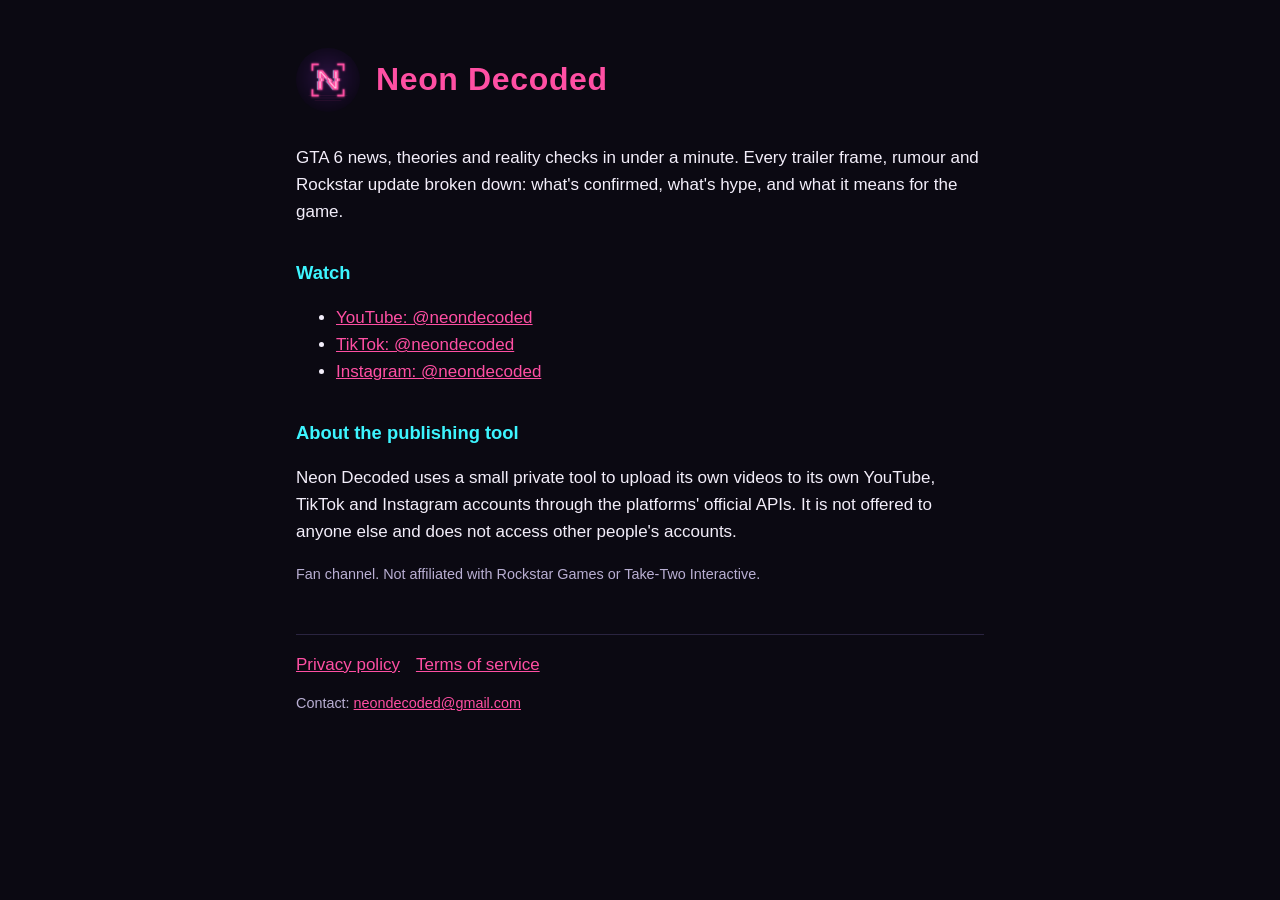
<file: index.html>
<!doctype html>
<html lang="en"><head><meta charset="utf-8"><meta name="viewport" content="width=device-width, initial-scale=1">
<title>Neon Decoded</title><link rel="icon" href="logo.png"><link rel="stylesheet" href="style.css"></head>
<body><main>
<header><img src="logo.png" alt="Neon Decoded logo"><h1>Neon Decoded</h1></header>
<p>GTA 6 news, theories and reality checks in under a minute. Every trailer frame, rumour and Rockstar update
broken down: what's confirmed, what's hype, and what it means for the game.</p>
<h2>Watch</h2>
<ul>
  <li><a href="https://www.youtube.com/@neondecoded">YouTube: @neondecoded</a></li>
  <li><a href="https://www.tiktok.com/@neondecoded">TikTok: @neondecoded</a></li>
  <li><a href="https://www.instagram.com/neondecoded/">Instagram: @neondecoded</a></li>
</ul>
<h2>About the publishing tool</h2>
<p>Neon Decoded uses a small private tool to upload its own videos to its own YouTube, TikTok and Instagram
accounts through the platforms' official APIs. It is not offered to anyone else and does not access other
people's accounts.</p>
<p class="dim">Fan channel. Not affiliated with Rockstar Games or Take-Two Interactive.</p>
<footer><nav><a href="privacy.html">Privacy policy</a><a href="terms.html">Terms of service</a></nav>
<p class="dim">Contact: <a href="mailto:neondecoded@gmail.com">neondecoded@gmail.com</a></p></footer>
</main></body></html>
</file>
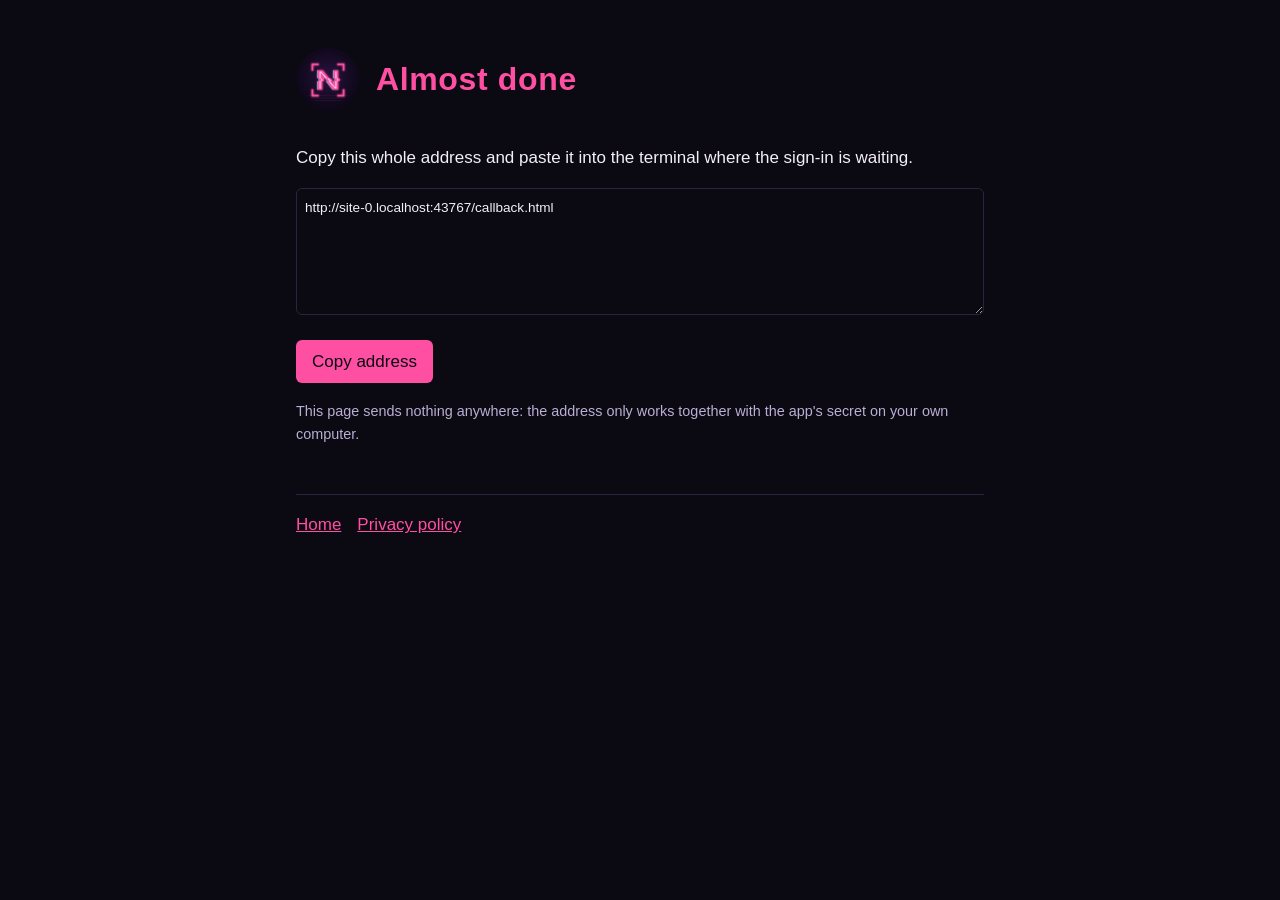
<file: callback.html>
<!doctype html>
<html lang="en"><head><meta charset="utf-8"><meta name="viewport" content="width=device-width, initial-scale=1">
<meta name="robots" content="noindex"><meta name="referrer" content="no-referrer">
<title>Neon Decoded sign-in</title><link rel="icon" href="logo.png"><link rel="stylesheet" href="style.css"></head>
<body><main>
<header><img src="logo.png" alt="Neon Decoded logo"><h1>Almost done</h1></header>
<p id="msg">Copy this whole address and paste it into the terminal where the sign-in is waiting.</p>
<p><textarea id="addr" rows="5" readonly style="width:100%;font:inherit;font-size:.85rem;background:transparent;color:inherit;border:1px solid #2a2440;border-radius:6px;padding:.5rem"></textarea></p>
<p><button id="copy" style="font:inherit;padding:.5rem 1rem;border-radius:6px;border:0;background:var(--pink);color:#0b0912;cursor:pointer">Copy address</button></p>
<p class="dim">This page sends nothing anywhere: the address only works together with the app's secret on your own computer.</p>
<footer><nav><a href="index.html">Home</a><a href="privacy.html">Privacy policy</a></nav></footer>
</main>
<script>
  var a = document.getElementById('addr'); a.value = location.href;
  if (/[?&]error=/.test(location.search)) document.getElementById('msg').textContent = 'The sign-in was cancelled or refused. Paste this address into the terminal anyway to see why.';
  document.getElementById('copy').onclick = function () {
    a.select(); try { navigator.clipboard.writeText(a.value); } catch (e) { document.execCommand('copy'); }
    this.textContent = 'Copied';
  };
</script>
</body></html>
</file>
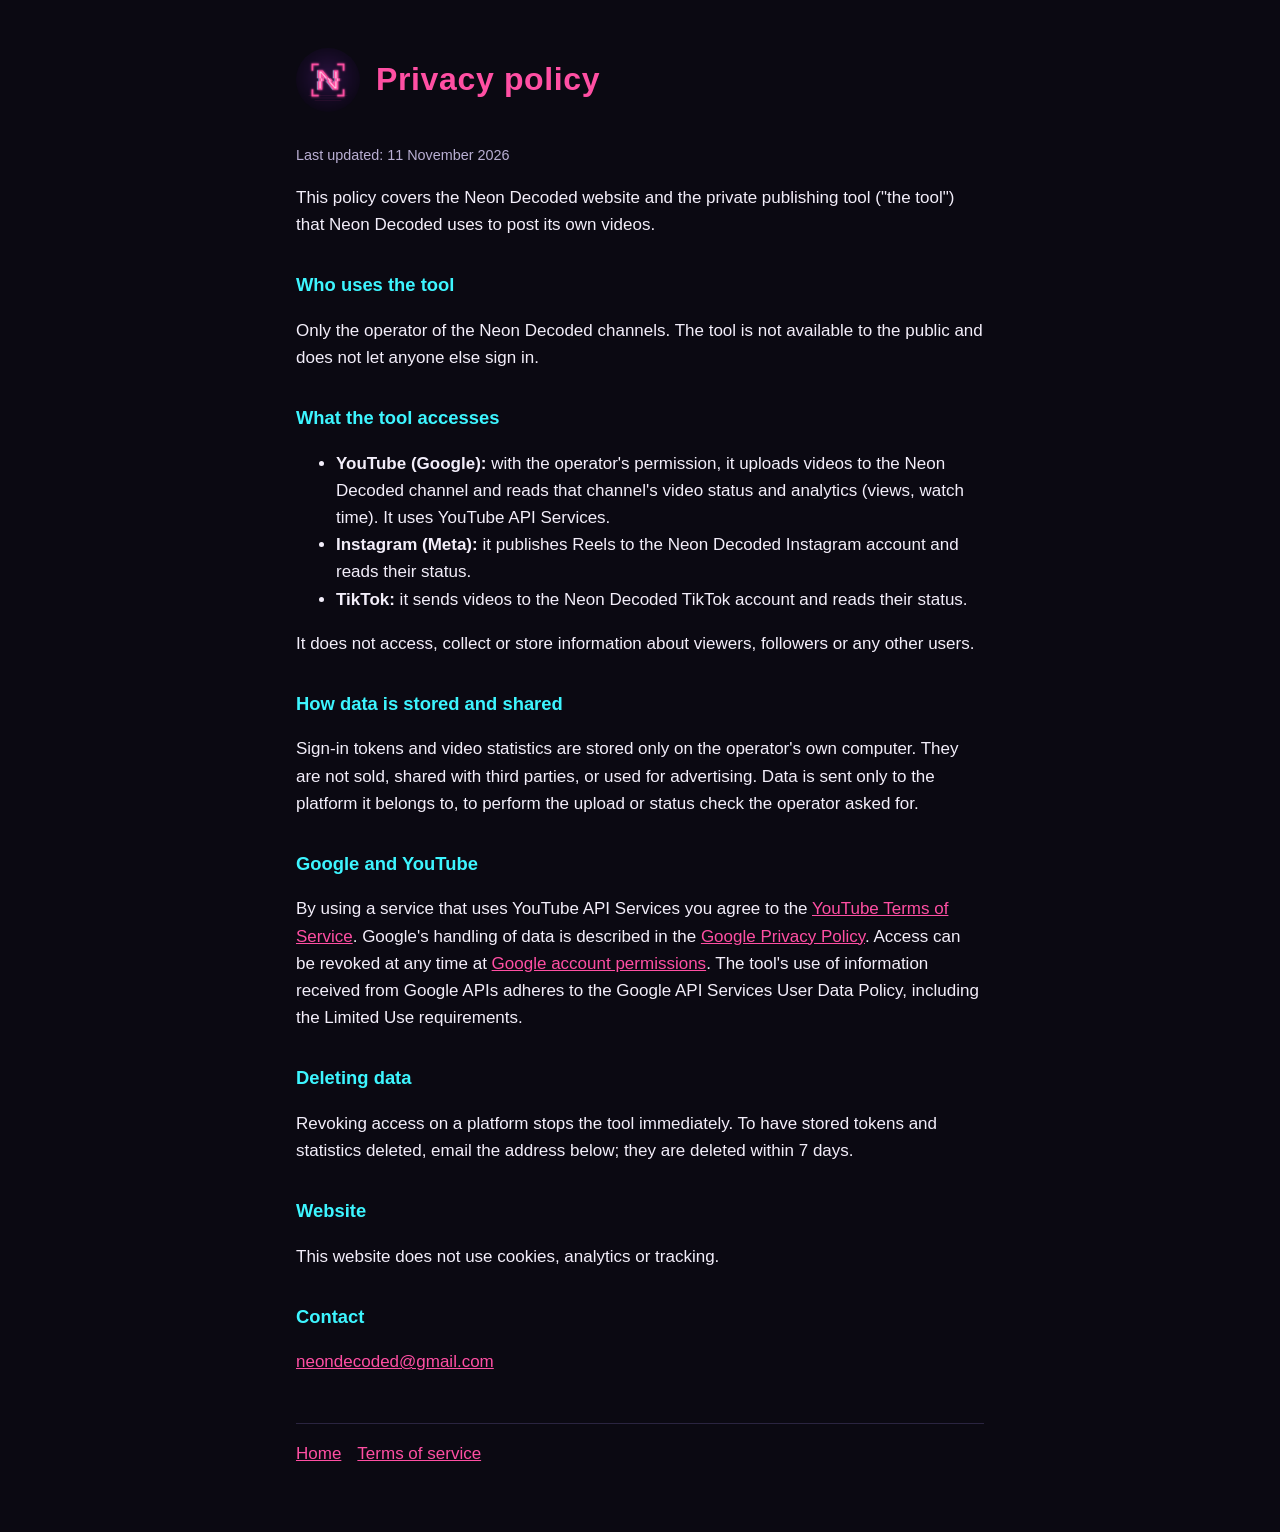
<file: privacy.html>
<!doctype html>
<html lang="en"><head><meta charset="utf-8"><meta name="viewport" content="width=device-width, initial-scale=1">
<title>Neon Decoded privacy policy</title><link rel="icon" href="logo.png"><link rel="stylesheet" href="style.css"></head>
<body><main>
<header><img src="logo.png" alt="Neon Decoded logo"><h1>Privacy policy</h1></header>
<p class="dim">Last updated: 11 November 2026</p>
<p>This policy covers the Neon Decoded website and the private publishing tool ("the tool") that Neon Decoded
uses to post its own videos.</p>

<h2>Who uses the tool</h2>
<p>Only the operator of the Neon Decoded channels. The tool is not available to the public and does not let
anyone else sign in.</p>

<h2>What the tool accesses</h2>
<ul>
  <li><strong>YouTube (Google):</strong> with the operator's permission, it uploads videos to the Neon Decoded
  channel and reads that channel's video status and analytics (views, watch time). It uses YouTube API Services.</li>
  <li><strong>Instagram (Meta):</strong> it publishes Reels to the Neon Decoded Instagram account and reads
  their status.</li>
  <li><strong>TikTok:</strong> it sends videos to the Neon Decoded TikTok account and reads their status.</li>
</ul>
<p>It does not access, collect or store information about viewers, followers or any other users.</p>

<h2>How data is stored and shared</h2>
<p>Sign-in tokens and video statistics are stored only on the operator's own computer. They are not sold, shared
with third parties, or used for advertising. Data is sent only to the platform it belongs to, to perform the
upload or status check the operator asked for.</p>

<h2>Google and YouTube</h2>
<p>By using a service that uses YouTube API Services you agree to the
<a href="https://www.youtube.com/t/terms">YouTube Terms of Service</a>. Google's handling of data is described in the
<a href="https://policies.google.com/privacy">Google Privacy Policy</a>. Access can be revoked at any time at
<a href="https://myaccount.google.com/permissions">Google account permissions</a>. The tool's use of information
received from Google APIs adheres to the Google API Services User Data Policy, including the Limited Use requirements.</p>

<h2>Deleting data</h2>
<p>Revoking access on a platform stops the tool immediately. To have stored tokens and statistics deleted, email the
address below; they are deleted within 7 days.</p>

<h2>Website</h2>
<p>This website does not use cookies, analytics or tracking.</p>

<h2>Contact</h2>
<p><a href="mailto:neondecoded@gmail.com">neondecoded@gmail.com</a></p>
<footer><nav><a href="index.html">Home</a><a href="terms.html">Terms of service</a></nav></footer>
</main></body></html>
</file>
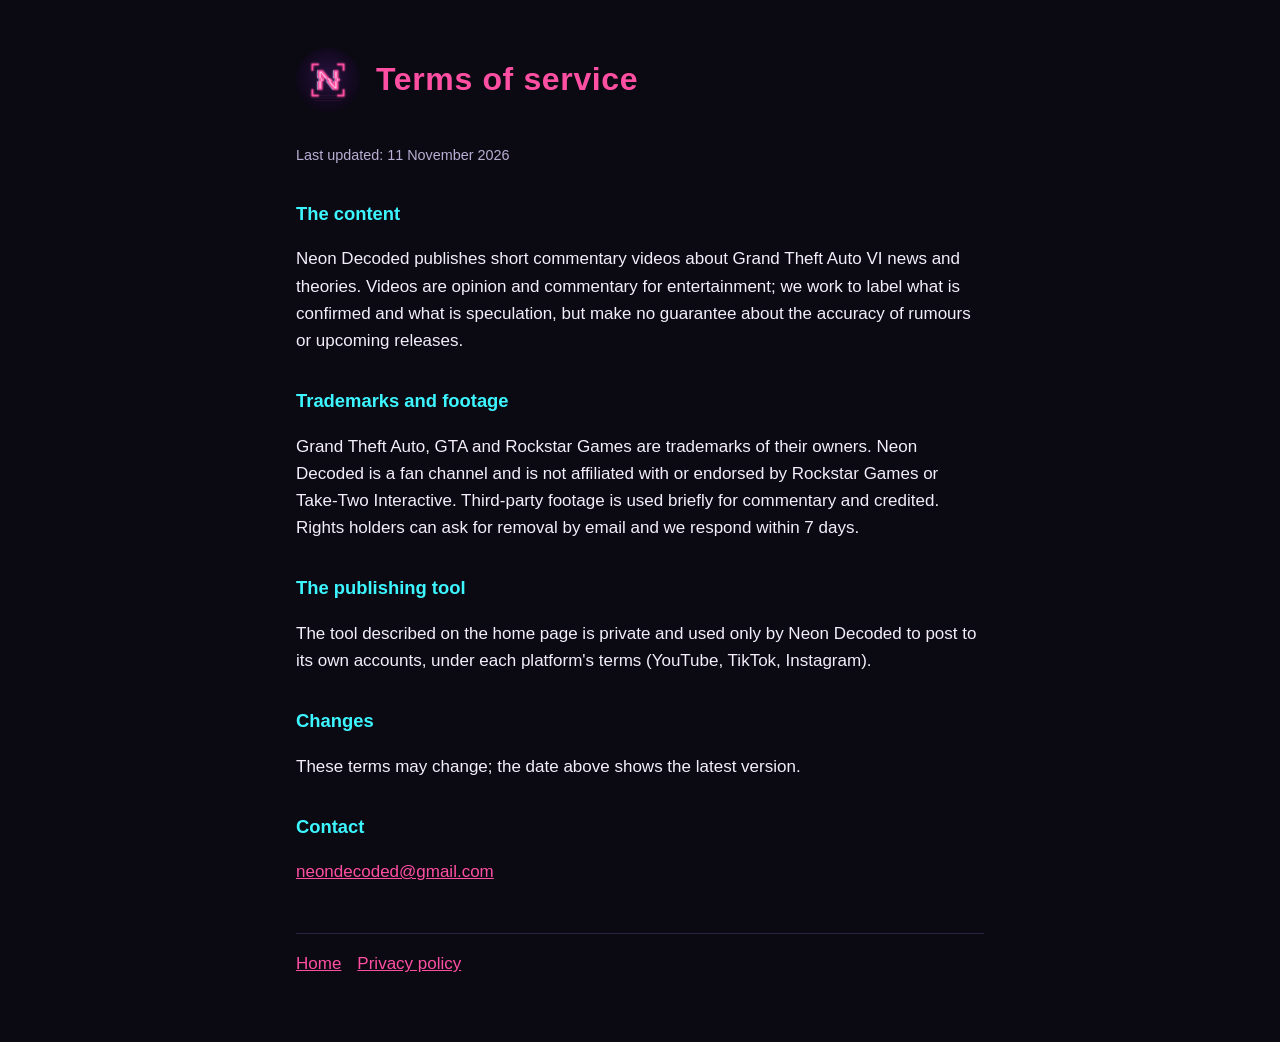
<file: terms.html>
<!doctype html>
<html lang="en"><head><meta charset="utf-8"><meta name="viewport" content="width=device-width, initial-scale=1">
<title>Neon Decoded terms of service</title><link rel="icon" href="logo.png"><link rel="stylesheet" href="style.css"></head>
<body><main>
<header><img src="logo.png" alt="Neon Decoded logo"><h1>Terms of service</h1></header>
<p class="dim">Last updated: 11 November 2026</p>
<h2>The content</h2>
<p>Neon Decoded publishes short commentary videos about Grand Theft Auto VI news and theories. Videos are opinion and
commentary for entertainment; we work to label what is confirmed and what is speculation, but make no guarantee
about the accuracy of rumours or upcoming releases.</p>
<h2>Trademarks and footage</h2>
<p>Grand Theft Auto, GTA and Rockstar Games are trademarks of their owners. Neon Decoded is a fan channel and is not
affiliated with or endorsed by Rockstar Games or Take-Two Interactive. Third-party footage is used briefly for
commentary and credited. Rights holders can ask for removal by email and we respond within 7 days.</p>
<h2>The publishing tool</h2>
<p>The tool described on the home page is private and used only by Neon Decoded to post to its own accounts, under
each platform's terms (YouTube, TikTok, Instagram).</p>
<h2>Changes</h2>
<p>These terms may change; the date above shows the latest version.</p>
<h2>Contact</h2>
<p><a href="mailto:neondecoded@gmail.com">neondecoded@gmail.com</a></p>
<footer><nav><a href="index.html">Home</a><a href="privacy.html">Privacy policy</a></nav></footer>
</main></body></html>
</file>
<file: style.css>
:root { --bg:#0b0912; --ink:#f3eefa; --dim:#b9afd3; --pink:#ff4fa3; --cyan:#3df5ff; }
* { box-sizing:border-box; }
body { margin:0; background:var(--bg); color:var(--ink); font:17px/1.6 -apple-system, "Helvetica Neue", Arial, sans-serif; }
main { max-width:720px; margin:0 auto; padding:48px 16px 64px; }
header { display:flex; align-items:center; gap:16px; margin-bottom:32px; }
header img { width:64px; height:64px; border-radius:50%; }
h1 { margin:0; font-size:2rem; letter-spacing:.02em; color:var(--pink); }
h2 { margin-top:2rem; font-size:1.15rem; color:var(--cyan); }
a { color:var(--pink); }
p, li { color:var(--ink); }
.dim { color:var(--dim); font-size:.9rem; }
nav a { margin-right:16px; }
footer { margin-top:48px; border-top:1px solid #2a2440; padding-top:16px; }
</file>
